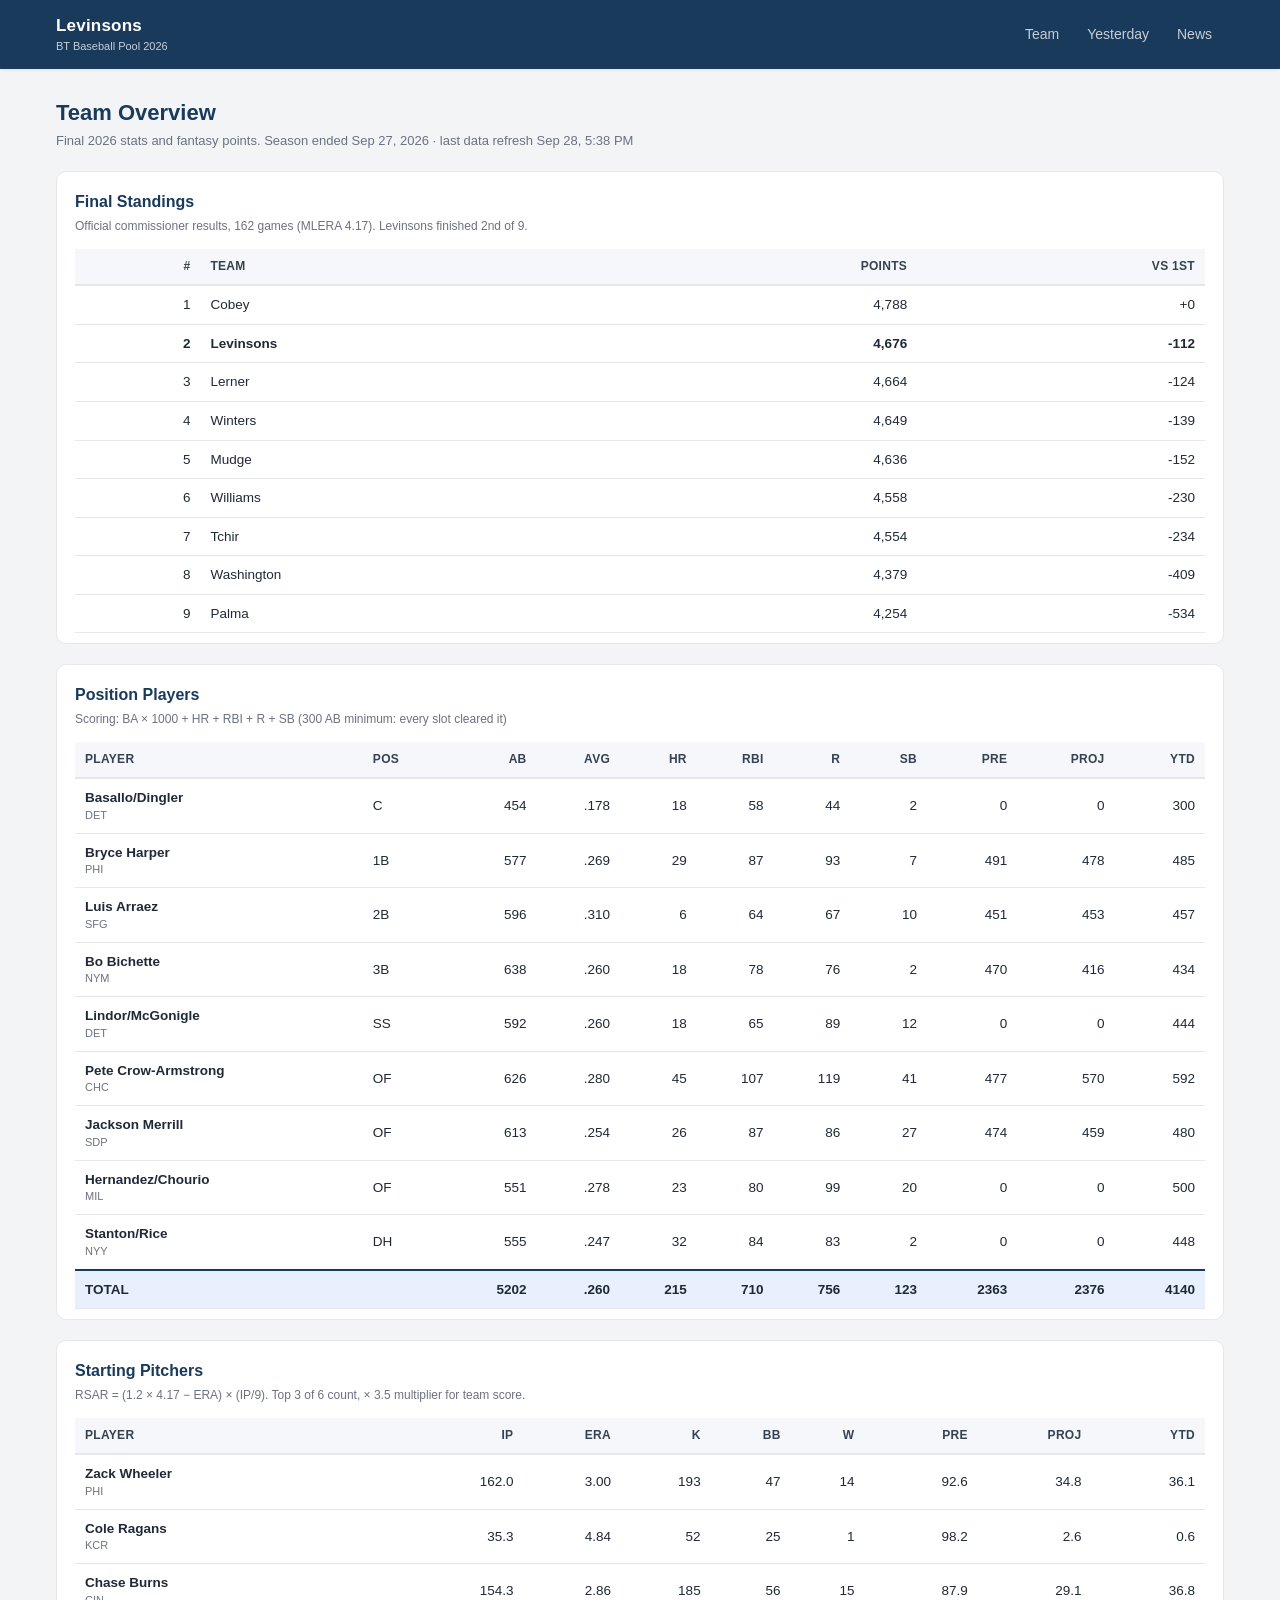
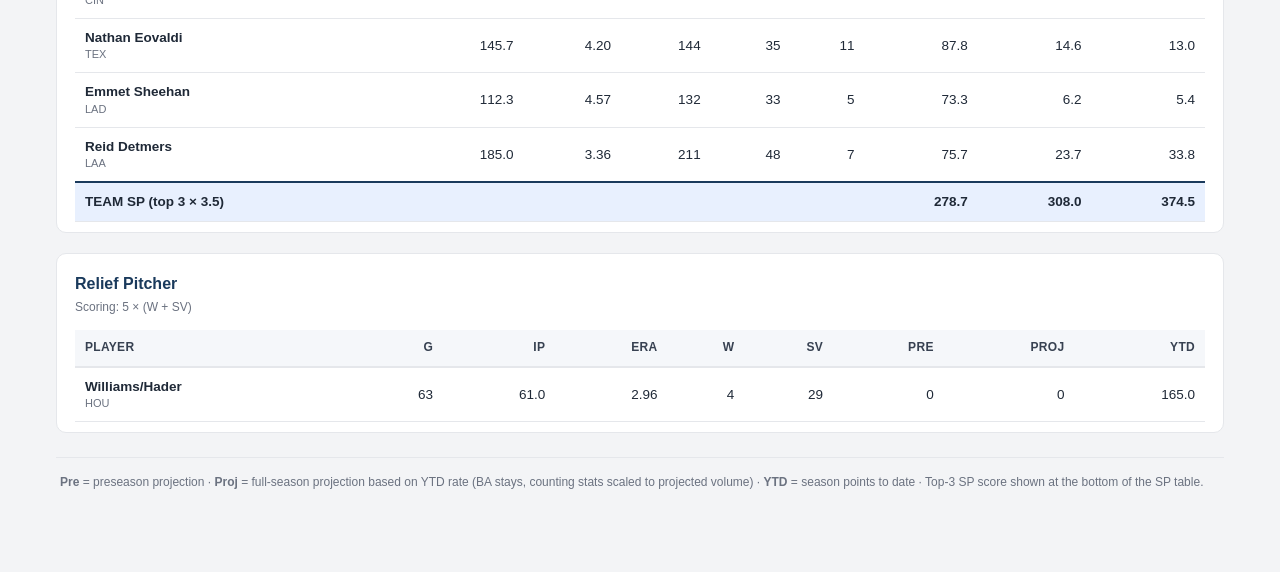
<file: web/index.html>
<!DOCTYPE html>
<html lang="en">
<head>
  <meta charset="UTF-8" />
  <meta name="viewport" content="width=device-width, initial-scale=1.0" />
  <title>Team Overview — BT Baseball Pool 2026</title>
  <link rel="icon" type="image/svg+xml" href="/favicon.svg" />
  <link rel="stylesheet" href="/web/assets/styles.css" />
</head>
<body>
  <header class="site-header">
    <div class="site-header-inner">
      <div class="brand">Levinsons <small>BT Baseball Pool 2026</small></div>
      <nav class="tabs">
        <a href="/">Team</a>
        <a href="/yesterday">Yesterday</a>
        <a href="/news">News</a>
      </nav>
    </div>
  </header>

  <main class="shell">
    <h1 class="page-title">Team Overview</h1>
    <p class="page-sub" id="page-sub">Final 2026 stats and fantasy points. Season ended Sep 27, 2026</p>

    <div id="standings-section" class="section">
      <h2>Final Standings</h2>
      <p class="section-sub">Official commissioner results, 162 games (MLERA 4.17). Levinsons finished 2nd of 9.</p>
      <div class="table-wrap">
        <table class="data" id="standings-table">
          <thead><tr><th class="num">#</th><th>Team</th><th class="num">Points</th><th class="num">vs 1st</th></tr></thead>
          <tbody>
            <tr><td class="num">1</td><td data-label="Team">Cobey</td><td class="num" data-label="Points">4,788</td><td class="num" data-label="vs 1st">+0</td></tr>
            <tr style="font-weight:600"><td class="num">2</td><td data-label="Team">Levinsons</td><td class="num" data-label="Points">4,676</td><td class="num" data-label="vs 1st">-112</td></tr>
            <tr><td class="num">3</td><td data-label="Team">Lerner</td><td class="num" data-label="Points">4,664</td><td class="num" data-label="vs 1st">-124</td></tr>
            <tr><td class="num">4</td><td data-label="Team">Winters</td><td class="num" data-label="Points">4,649</td><td class="num" data-label="vs 1st">-139</td></tr>
            <tr><td class="num">5</td><td data-label="Team">Mudge</td><td class="num" data-label="Points">4,636</td><td class="num" data-label="vs 1st">-152</td></tr>
            <tr><td class="num">6</td><td data-label="Team">Williams</td><td class="num" data-label="Points">4,558</td><td class="num" data-label="vs 1st">-230</td></tr>
            <tr><td class="num">7</td><td data-label="Team">Tchir</td><td class="num" data-label="Points">4,554</td><td class="num" data-label="vs 1st">-234</td></tr>
            <tr><td class="num">8</td><td data-label="Team">Washington</td><td class="num" data-label="Points">4,379</td><td class="num" data-label="vs 1st">-409</td></tr>
            <tr><td class="num">9</td><td data-label="Team">Palma</td><td class="num" data-label="Points">4,254</td><td class="num" data-label="vs 1st">-534</td></tr>
          </tbody>
        </table>
      </div>
    </div>

    <div id="hitters-section" class="section">
      <h2>Position Players</h2>
      <p class="section-sub">Scoring: BA × 1000 + HR + RBI + R + SB (300 AB minimum: every slot cleared it)</p>
      <div class="table-wrap">
        <table class="data" id="hitters-table"><tbody><tr><td class="loader">Loading…</td></tr></tbody></table>
      </div>
    </div>

    <div id="sp-section" class="section">
      <h2>Starting Pitchers</h2>
      <p class="section-sub">RSAR = (1.2 × 4.17 − ERA) × (IP/9). Top 3 of 6 count, × 3.5 multiplier for team score.</p>
      <div class="table-wrap">
        <table class="data" id="sp-table"><tbody><tr><td class="loader">Loading…</td></tr></tbody></table>
      </div>
    </div>

    <div id="rp-section" class="section">
      <h2>Relief Pitcher</h2>
      <p class="section-sub">Scoring: 5 × (W + SV)</p>
      <div class="table-wrap">
        <table class="data" id="rp-table"><tbody><tr><td class="loader">Loading…</td></tr></tbody></table>
      </div>
    </div>

    <div class="footer">
      <strong>Pre</strong> = preseason projection &middot; <strong>Proj</strong> = full-season projection based on YTD rate (BA stays, counting stats scaled to projected volume) &middot; <strong>YTD</strong> = season points to date &middot; Top-3 SP score shown at the bottom of the SP table.
    </div>
  </main>

  <script src="/web/assets/shared.js"></script>
  <script src="/web/assets/team.js"></script>
</body>
</html>
</file>
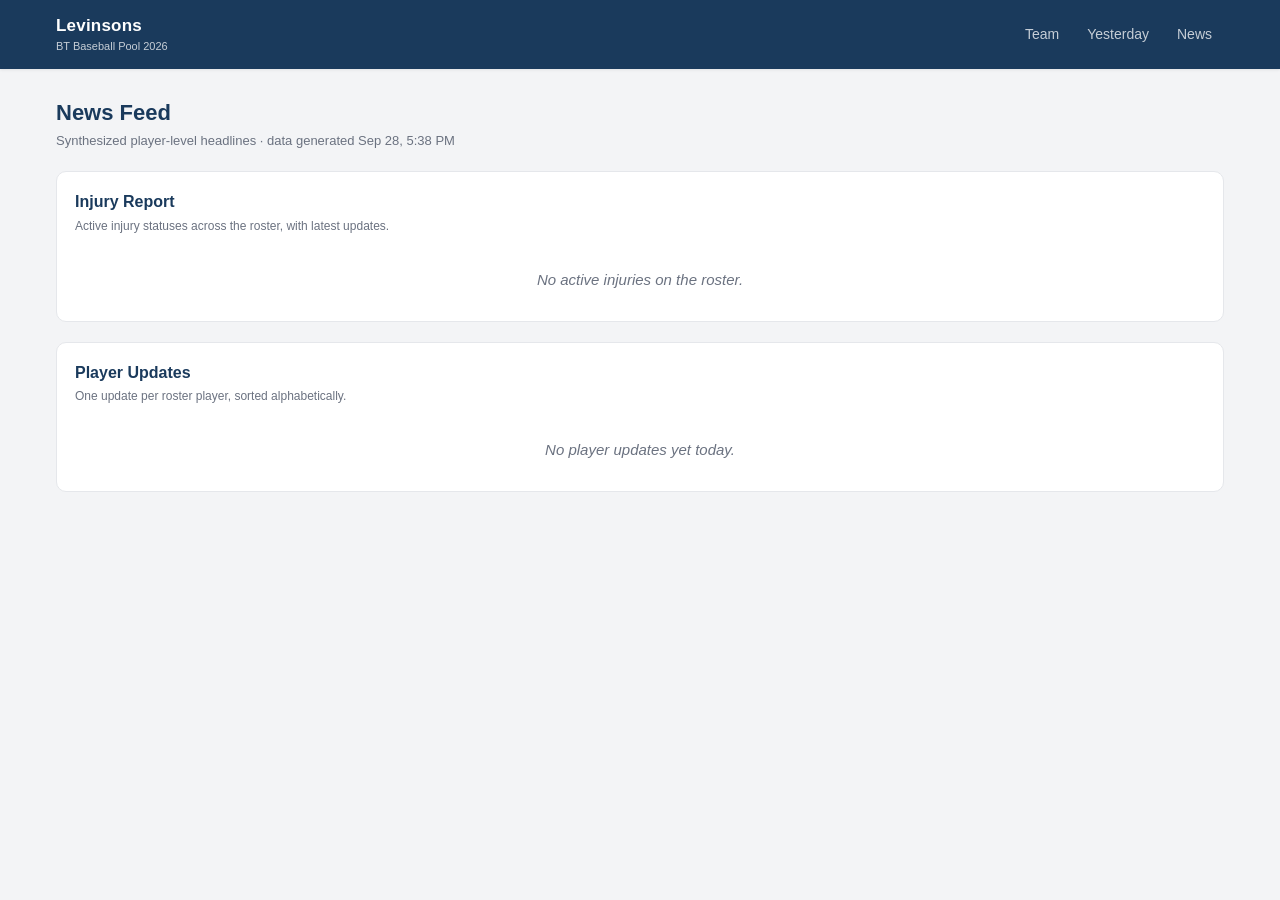
<file: web/news.html>
<!DOCTYPE html>
<html lang="en">
<head>
  <meta charset="UTF-8" />
  <meta name="viewport" content="width=device-width, initial-scale=1.0" />
  <title>News — BT Baseball Pool 2026</title>
  <link rel="icon" type="image/svg+xml" href="/favicon.svg" />
  <link rel="stylesheet" href="/web/assets/styles.css" />
</head>
<body>
  <header class="site-header">
    <div class="site-header-inner">
      <div class="brand">Levinsons <small>BT Baseball Pool 2026</small></div>
      <nav class="tabs">
        <a href="/">Team</a>
        <a href="/yesterday">Yesterday</a>
        <a href="/news">News</a>
      </nav>
    </div>
  </header>

  <main class="shell">
    <h1 class="page-title">News Feed</h1>
    <p class="page-sub" id="page-sub">Synthesized player-level headlines from the last 24 hours</p>

    <div id="injuries-section" class="section">
      <h2>Injury Report</h2>
      <p class="section-sub">Active injury statuses across the roster, with latest updates.</p>
      <div id="injuries-list"><div class="loader">Loading…</div></div>
    </div>

    <div id="players-section" class="section">
      <h2>Player Updates</h2>
      <p class="section-sub">One update per roster player, sorted alphabetically.</p>
      <div id="players-list" class="news-grid"><div class="loader">Loading…</div></div>
    </div>
  </main>

  <script src="/web/assets/shared.js"></script>
  <script src="/web/assets/news.js"></script>
</body>
</html>
</file>
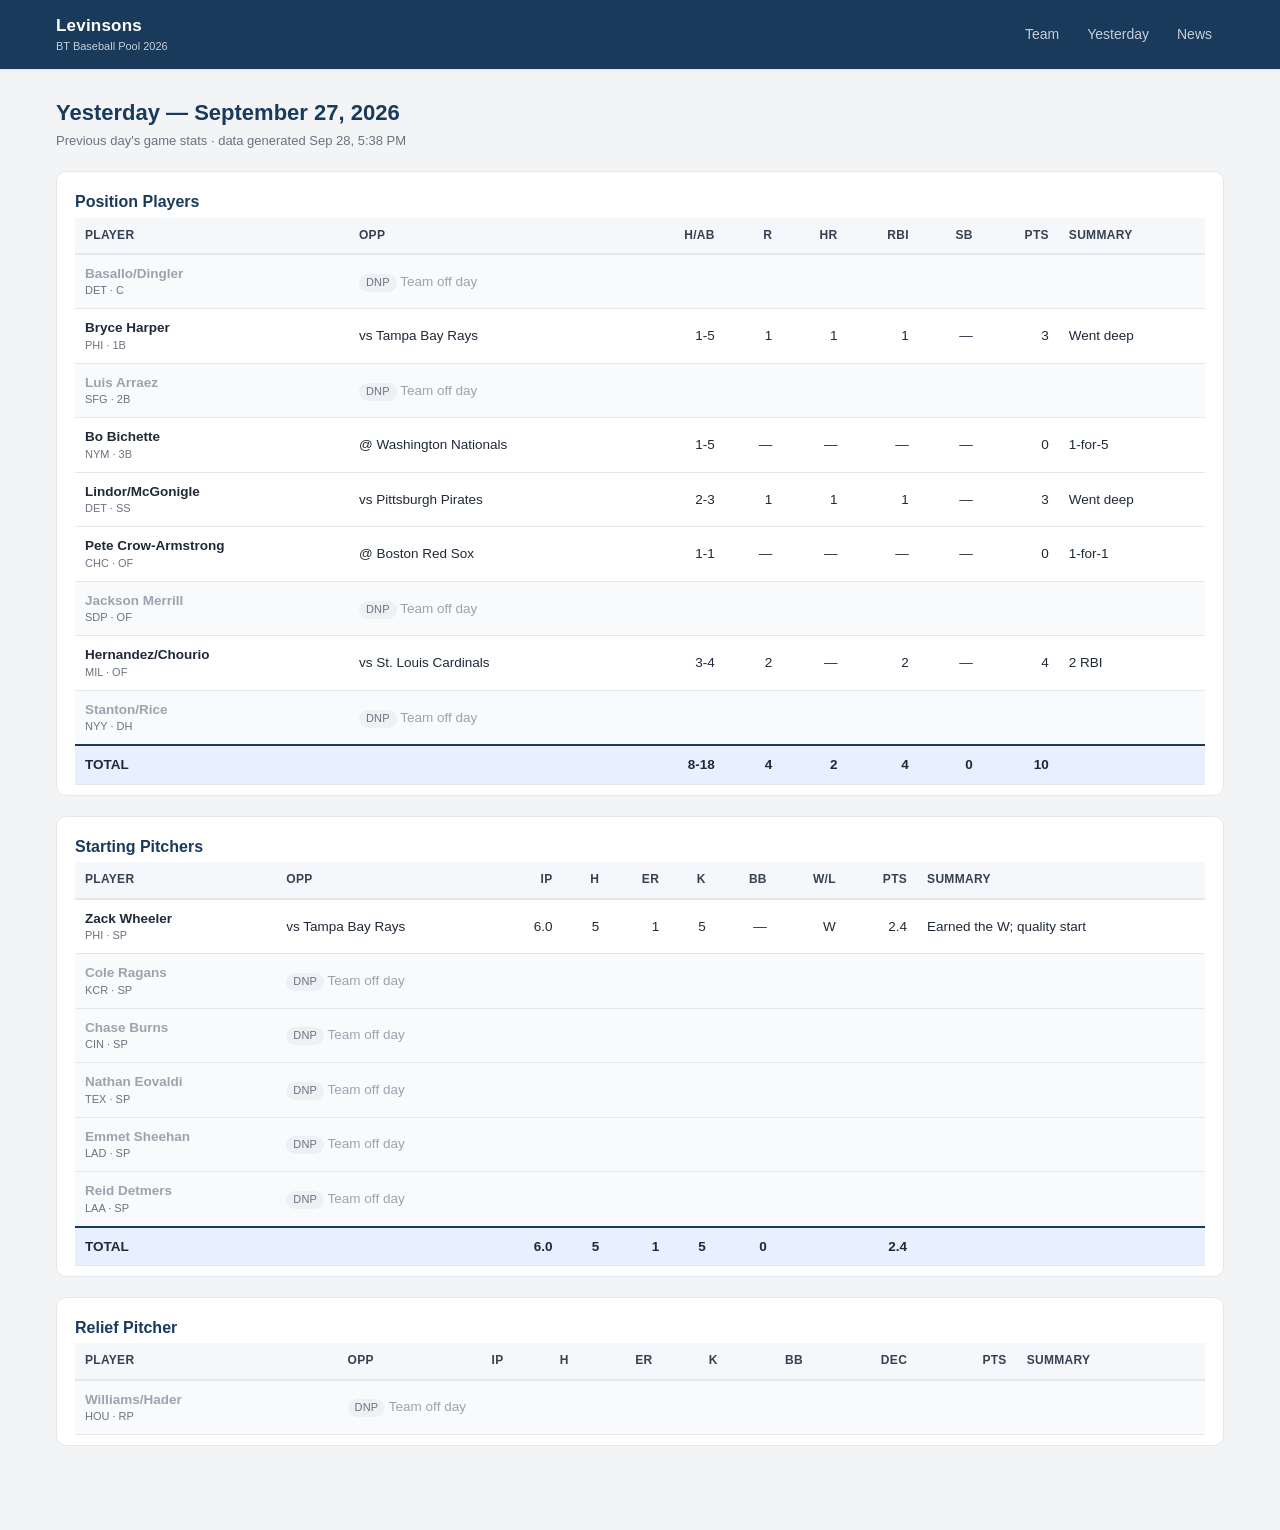
<file: web/yesterday.html>
<!DOCTYPE html>
<html lang="en">
<head>
  <meta charset="UTF-8" />
  <meta name="viewport" content="width=device-width, initial-scale=1.0" />
  <title>Yesterday — BT Baseball Pool 2026</title>
  <link rel="icon" type="image/svg+xml" href="/favicon.svg" />
  <link rel="stylesheet" href="/web/assets/styles.css" />
</head>
<body>
  <header class="site-header">
    <div class="site-header-inner">
      <div class="brand">Levinsons <small>BT Baseball Pool 2026</small></div>
      <nav class="tabs">
        <a href="/">Team</a>
        <a href="/yesterday">Yesterday</a>
        <a href="/news">News</a>
      </nav>
    </div>
  </header>

  <main class="shell">
    <h1 class="page-title" id="page-title">Yesterday</h1>
    <p class="page-sub" id="page-sub">Previous day's game stats for every player on the roster</p>

    <div id="hitters-section" class="section">
      <h2>Position Players</h2>
      <div class="table-wrap">
        <table class="data" id="hitters-table"><tbody><tr><td class="loader">Loading…</td></tr></tbody></table>
      </div>
    </div>

    <div id="sp-section" class="section">
      <h2>Starting Pitchers</h2>
      <div class="table-wrap">
        <table class="data" id="sp-table"><tbody><tr><td class="loader">Loading…</td></tr></tbody></table>
      </div>
    </div>

    <div id="rp-section" class="section">
      <h2>Relief Pitcher</h2>
      <div class="table-wrap">
        <table class="data" id="rp-table"><tbody><tr><td class="loader">Loading…</td></tr></tbody></table>
      </div>
    </div>
  </main>

  <script src="/web/assets/shared.js"></script>
  <script src="/web/assets/yesterday.js"></script>
</body>
</html>
</file>
<file: web/assets/styles.css>
:root {
  --navy: #1a3a5c;
  --navy-soft: #e8f0fe;
  --ink: #1f2937;
  --muted: #6b7280;
  --dim: #9ca3af;
  --border: #e5e7eb;
  --row-zebra: #fafafa;
  --dnp-bg: #f9fafb;
  --accent: #1a73e8;
  --good: #059669;
  --bad: #dc2626;
  --bg: #ffffff;
  --panel: #ffffff;
}

* { box-sizing: border-box; }

html, body {
  margin: 0;
  padding: 0;
  background: #f3f4f6;
  color: var(--ink);
  font-family: -apple-system, BlinkMacSystemFont, "Segoe UI", Roboto, "Helvetica Neue", Arial, sans-serif;
  font-size: 15px;
  line-height: 1.45;
  -webkit-font-smoothing: antialiased;
}

a { color: var(--accent); text-decoration: none; }
a:hover { text-decoration: underline; }

/* ---------- Layout ---------- */
.shell {
  max-width: 1200px;
  margin: 0 auto;
  padding: 0 16px 64px;
}

.site-header {
  background: var(--navy);
  color: #fff;
  padding: 14px 0;
  position: sticky;
  top: 0;
  z-index: 10;
  box-shadow: 0 1px 3px rgba(0,0,0,0.08);
}
.site-header-inner {
  max-width: 1200px;
  margin: 0 auto;
  padding: 0 16px;
  display: flex;
  align-items: center;
  justify-content: space-between;
  gap: 12px;
  flex-wrap: wrap;
}
.brand {
  font-weight: 700;
  font-size: 17px;
  letter-spacing: 0.2px;
}
.brand small {
  display: block;
  font-weight: 400;
  font-size: 11px;
  opacity: 0.75;
  letter-spacing: 0;
}
nav.tabs {
  display: flex;
  gap: 4px;
  flex-wrap: wrap;
}
nav.tabs a {
  color: rgba(255,255,255,0.75);
  padding: 6px 12px;
  border-radius: 6px;
  font-size: 14px;
  font-weight: 500;
  text-decoration: none;
  transition: background 0.15s, color 0.15s;
}
nav.tabs a:hover {
  background: rgba(255,255,255,0.08);
  color: #fff;
  text-decoration: none;
}
nav.tabs a.active {
  background: rgba(255,255,255,0.14);
  color: #fff;
}

.page-title {
  font-size: 22px;
  font-weight: 700;
  color: var(--navy);
  margin: 28px 0 4px;
}
.page-sub {
  color: var(--muted);
  font-size: 13px;
  margin: 0 0 20px;
}

.section {
  background: var(--panel);
  border: 1px solid var(--border);
  border-radius: 10px;
  padding: 18px 18px 10px;
  margin-bottom: 20px;
}
.section h2 {
  color: var(--navy);
  font-size: 16px;
  font-weight: 700;
  margin: 0 0 4px;
}
.section .section-sub {
  color: var(--muted);
  font-size: 12px;
  margin: 0 0 14px;
}

/* ---------- Tables (desktop/tablet) ---------- */
.table-wrap { overflow-x: auto; }
table.data {
  width: 100%;
  border-collapse: collapse;
  font-size: 13.5px;
}
table.data th, table.data td {
  padding: 9px 10px;
  text-align: left;
  border-bottom: 1px solid var(--border);
  white-space: nowrap;
}
table.data th {
  background: #f5f7fa;
  font-weight: 600;
  color: #374151;
  border-bottom: 2px solid var(--border);
  font-size: 12px;
  text-transform: uppercase;
  letter-spacing: 0.3px;
}
table.data td.num, table.data th.num { text-align: right; font-variant-numeric: tabular-nums; }
table.data tr.dnp td { color: var(--dim); background: var(--dnp-bg); }
table.data tr.total td {
  border-top: 2px solid var(--navy);
  background: var(--navy-soft);
  font-weight: 700;
  color: var(--ink);
}
.player-cell strong { font-weight: 600; }
.player-cell small { display: block; color: var(--muted); font-size: 11px; font-weight: 400; }

.dnp-badge {
  display: inline-block;
  padding: 1px 7px;
  border-radius: 10px;
  background: #eef0f3;
  color: var(--muted);
  font-size: 11px;
  font-weight: 500;
  letter-spacing: 0.2px;
}

/* ---------- News view ---------- */
.news-grid {
  display: grid;
  grid-template-columns: 1fr;
  gap: 12px;
}
.news-card {
  border: 1px solid var(--border);
  border-radius: 8px;
  padding: 12px 14px;
  background: #fff;
}
.news-card .head {
  display: flex;
  justify-content: space-between;
  align-items: baseline;
  gap: 10px;
  margin-bottom: 4px;
}
.news-card .name {
  font-weight: 600;
  color: var(--navy);
  font-size: 14px;
}
.news-card .meta {
  color: var(--muted);
  font-size: 11px;
  text-transform: uppercase;
  letter-spacing: 0.3px;
}
.news-card p {
  margin: 4px 0 6px;
  font-size: 13.5px;
  color: var(--ink);
}
.news-card .sources a {
  font-size: 12px;
  margin-right: 10px;
}

.injury-card {
  border: 1px solid var(--border);
  border-left: 3px solid #f59e0b;
  border-radius: 8px;
  padding: 12px 14px;
  background: #fffbeb;
}
.injury-card .status {
  display: inline-block;
  padding: 2px 8px;
  border-radius: 10px;
  background: #fef3c7;
  color: #92400e;
  font-size: 11px;
  font-weight: 600;
  letter-spacing: 0.2px;
}
.injury-card .prev-status {
  color: var(--muted);
  font-size: 11px;
  margin-left: 8px;
}

.empty-state {
  color: var(--muted);
  padding: 20px;
  text-align: center;
  font-style: italic;
}

.loader {
  color: var(--muted);
  padding: 30px 10px;
  text-align: center;
  font-size: 13px;
}

.footer {
  color: var(--muted);
  font-size: 12px;
  margin-top: 24px;
  padding: 16px 4px;
  border-top: 1px solid var(--border);
}

/* ---------- Mobile: below 768px, tables collapse to cards ---------- */
@media (max-width: 767px) {
  .shell { padding: 0 10px 48px; }
  .page-title { font-size: 19px; }
  .section { padding: 14px 12px 8px; }

  table.data thead { display: none; }
  table.data, table.data tbody, table.data tr, table.data td { display: block; width: 100%; }
  table.data tr {
    border: 1px solid var(--border);
    border-radius: 8px;
    margin-bottom: 10px;
    padding: 8px 10px;
    background: #fff;
  }
  table.data tr.dnp { background: var(--dnp-bg); }
  table.data tr.total {
    background: var(--navy-soft);
    border-color: var(--navy);
  }
  table.data td {
    padding: 4px 0;
    border: none;
    white-space: normal;
    display: flex;
    justify-content: space-between;
    gap: 12px;
  }
  table.data td::before {
    content: attr(data-label);
    color: var(--muted);
    font-size: 11px;
    text-transform: uppercase;
    letter-spacing: 0.3px;
    font-weight: 600;
    flex-shrink: 0;
  }
  table.data td.num, table.data td:first-child { text-align: left; }
  table.data td:first-child::before { display: none; }
  table.data td:first-child {
    border-bottom: 1px solid var(--border);
    padding-bottom: 6px;
    margin-bottom: 4px;
    display: block;
  }
  table.data td[colspan] { color: var(--muted); font-style: italic; }
  table.data td[colspan]::before { content: ""; display: none; }
}
</file>
